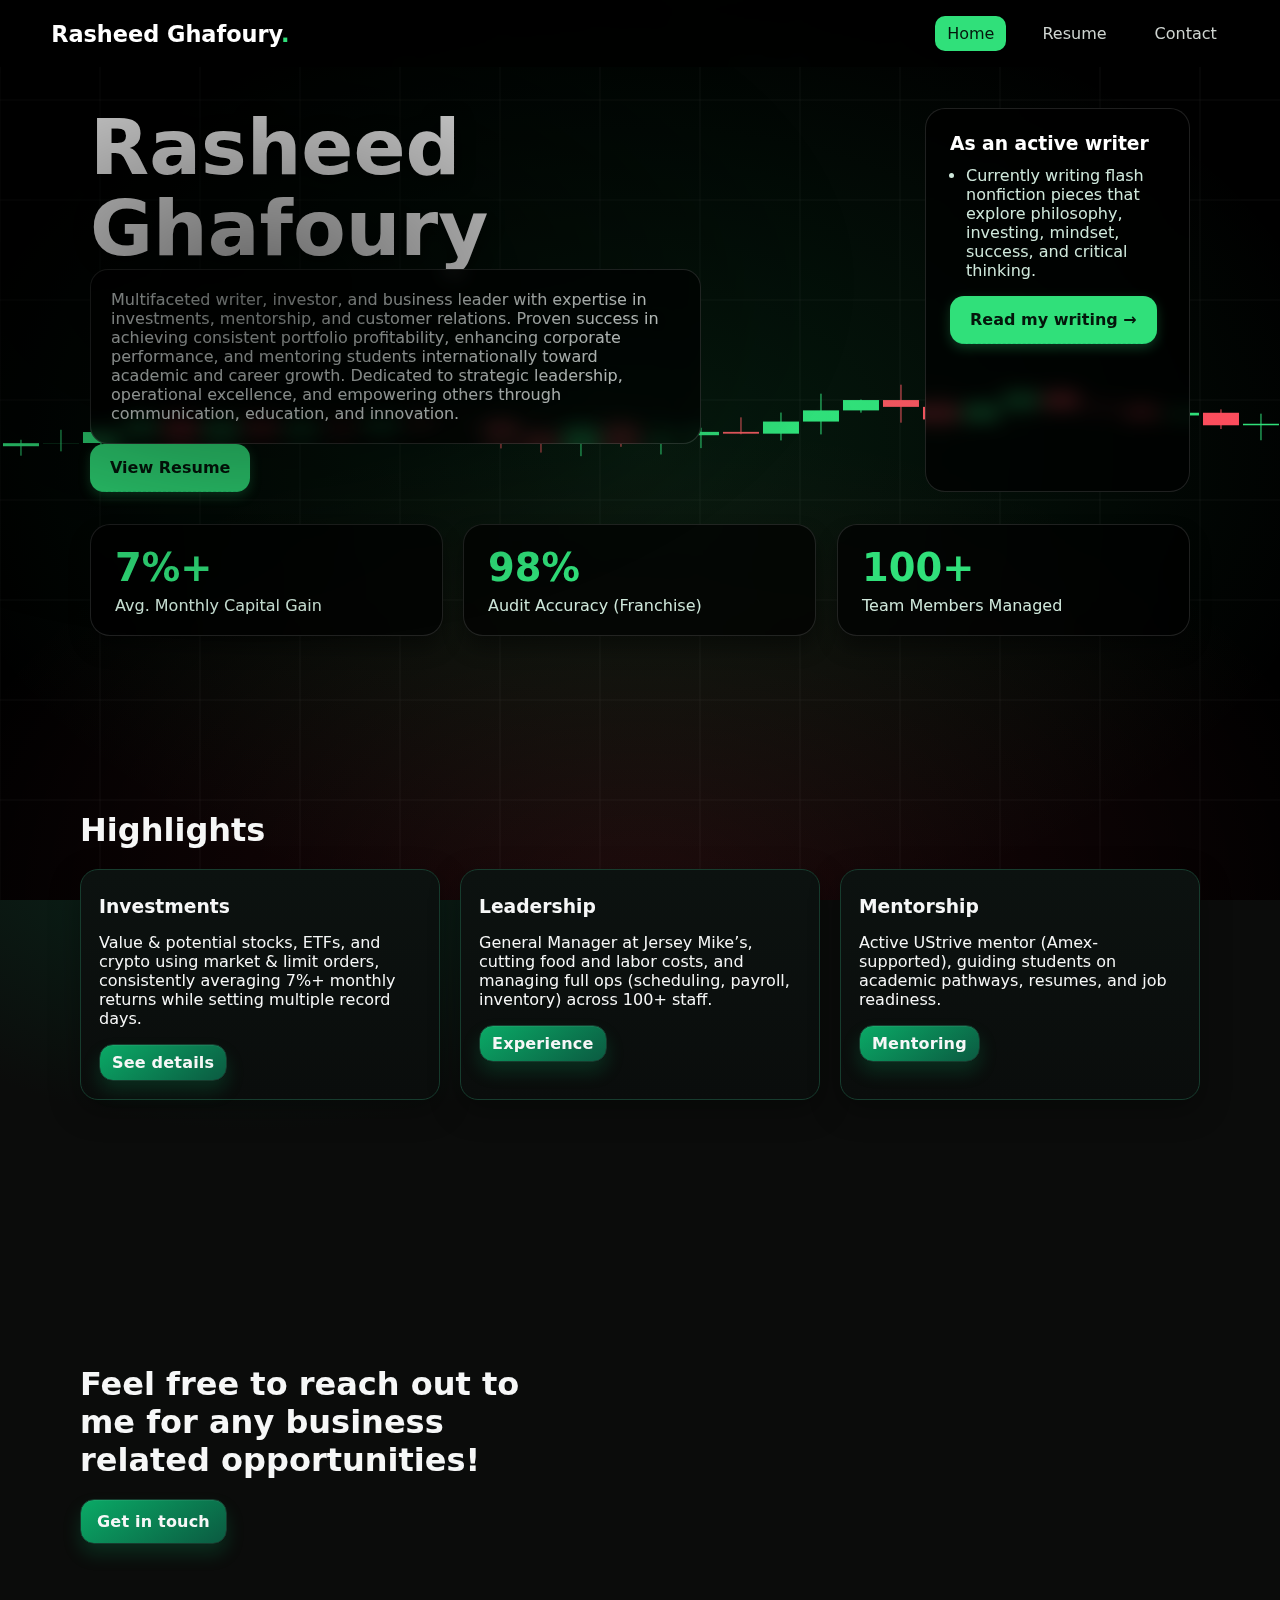
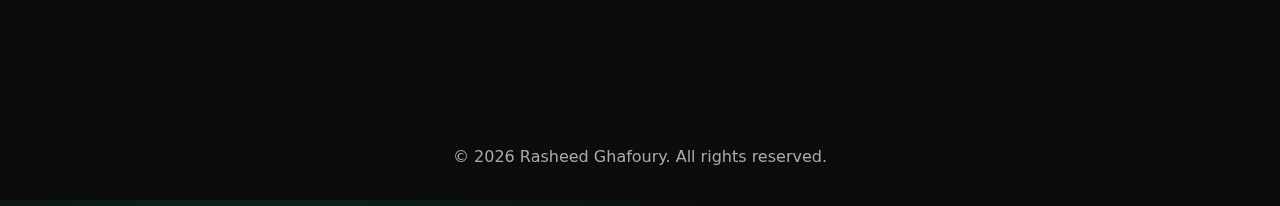
<file: index.html>
<!DOCTYPE html>
<html lang="en">
  <head>
    <meta charset="UTF-8" />
    <meta name="viewport" content="width=device-width, initial-scale=1" />
    <title>Rasheed Ghafoury — Portfolio</title>
    <!-- Google Fonts: Poppins for improved readability -->
    <link href="https://fonts.googleapis.com/css2?family=Poppins:wght@300;400;600;700;800&display=swap" rel="stylesheet">
    <!-- Combined stylesheet (base + custom home) -->
    <!-- Use root-level stylesheet for all pages -->
    <link rel="stylesheet" href="style.css" />
    <!-- Favicon: simple green dot -->
    <link rel="icon" href="data:image/svg+xml,%3Csvg xmlns='http://www.w3.org/2000/svg' width='64' height='64'%3E%3Ccircle cx='32' cy='32' r='28' fill='%230AAA66'/%3E%3C/svg%3E">
  </head>
  <body>
    <!-- Animated candlestick canvas and vignette overlay -->
    <canvas id="rg-market-bg" aria-hidden="true"></canvas>
    <div id="rg-vignette" aria-hidden="true"></div>

    <!-- Site header with navigation -->
    <header class="rg-site-header">
      <a class="rg-logo" href="index.html">Rasheed Ghafoury<span>.</span></a>
      <nav class="rg-nav">
        <a href="index.html" class="active">Home</a>
        <a href="resume.html">Resume</a>
        <a href="contact.html">Contact</a>
      </nav>
    </header>

    <!-- Main content area for the home page -->
    <main id="rg-home">
      <!-- Hero layout: description and writer panel -->
      <section class="rg-hero-grid">
        <div>
          <h1 class="rg-hero-title">Rasheed Ghafoury</h1>
          <!-- Wrap the hero description in a dark box to improve legibility -->
          <div class="rg-hero-desc">
            <p class="rg-hero-sub">
              Multifaceted writer, investor, and business leader with expertise in investments, mentorship, and customer relations.
              Proven success in achieving consistent portfolio profitability, enhancing corporate performance, and mentoring students
              internationally toward academic and career growth. Dedicated to strategic leadership, operational excellence, and
              empowering others through communication, education, and innovation.
            </p>
          </div>
          <div class="rg-btn-row">
            <a class="rg-btn rg-btn-primary" href="resume.html">View Resume</a>
          </div>
        </div>
        <div class="rg-panel">
          <h3>As an active writer</h3>
          <ul>
            <li>Currently writing flash nonfiction pieces that explore philosophy, investing, mindset, success, and critical thinking.</li>
          </ul>
          <div class="rg-panel-cta">
            <a class="rg-btn rg-btn-primary" href="https://medium.com/@rasheedghafoury" target="_blank" rel="noopener">Read my writing →</a>
          </div>
        </div>
      </section>

      <!-- Stats section highlighting key metrics -->
      <section class="rg-stats">
        <div class="rg-stat tilt">
          <h4>7%+</h4>
          <p>Avg. Monthly Capital Gain</p>
        </div>
        <div class="rg-stat tilt">
          <h4>98%</h4>
          <p>Audit Accuracy (Franchise)</p>
        </div>
        <div class="rg-stat tilt">
          <h4>100+</h4>
          <p>Team Members Managed</p>
        </div>
      </section>

      <!-- Scrim overlay for readability over the background -->
      <div class="rg-scrim" aria-hidden="true"></div>
    </main>

    <!-- Highlights section (interactive cards) -->
    <section class="section container">
      <h2 class="section-title">Highlights</h2>
      <div class="cards">
        <article class="card tilt">
          <h3>Investments</h3>
          <p>Value &amp; potential stocks, ETFs, and crypto using market &amp; limit orders, consistently averaging 7%+ monthly returns while setting multiple record days.</p>
          <a class="btn small" href="resume.html#investment">See details</a>
        </article>
        <article class="card tilt">
          <h3>Leadership</h3>
          <p>General Manager at Jersey Mike’s, cutting food and labor costs, and managing full ops (scheduling, payroll, inventory) across 100+ staff.</p>
          <a class="btn small" href="resume.html#experience">Experience</a>
        </article>
        <article class="card tilt">
          <h3>Mentorship</h3>
          <p>Active UStrive mentor (Amex-supported), guiding students on academic pathways, resumes, and job readiness.</p>
          <a class="btn small" href="resume.html#skills">Mentoring</a>
        </article>
      </div>
    </section>

    <!-- Contact preview section -->
    <section class="section container">
      <div class="contact-preview">
        <div>
          <h2 class="section-title">Feel free to reach out to me for any business related opportunities!</h2>
          <a class="btn primary" href="contact.html">Get in touch</a>
        </div>
        <iframe
          title="United States — Map"
          loading="lazy"
          referrerpolicy="no-referrer-when-downgrade"
          src="https://www.google.com/maps?q=United+States&amp;hl=en&amp;z=4&amp;t=m&amp;output=embed"
          allowfullscreen=""></iframe>
      </div>
    </section>

    <!-- Footer with dynamic year -->
    <footer class="rg-footer">
      © <span id="year"></span> Rasheed Ghafoury. All rights reserved.
    </footer>

    <!-- Main JavaScript bundle including canvas animation -->
    <script src="main.js"></script>
  </body>
</html>
</file>
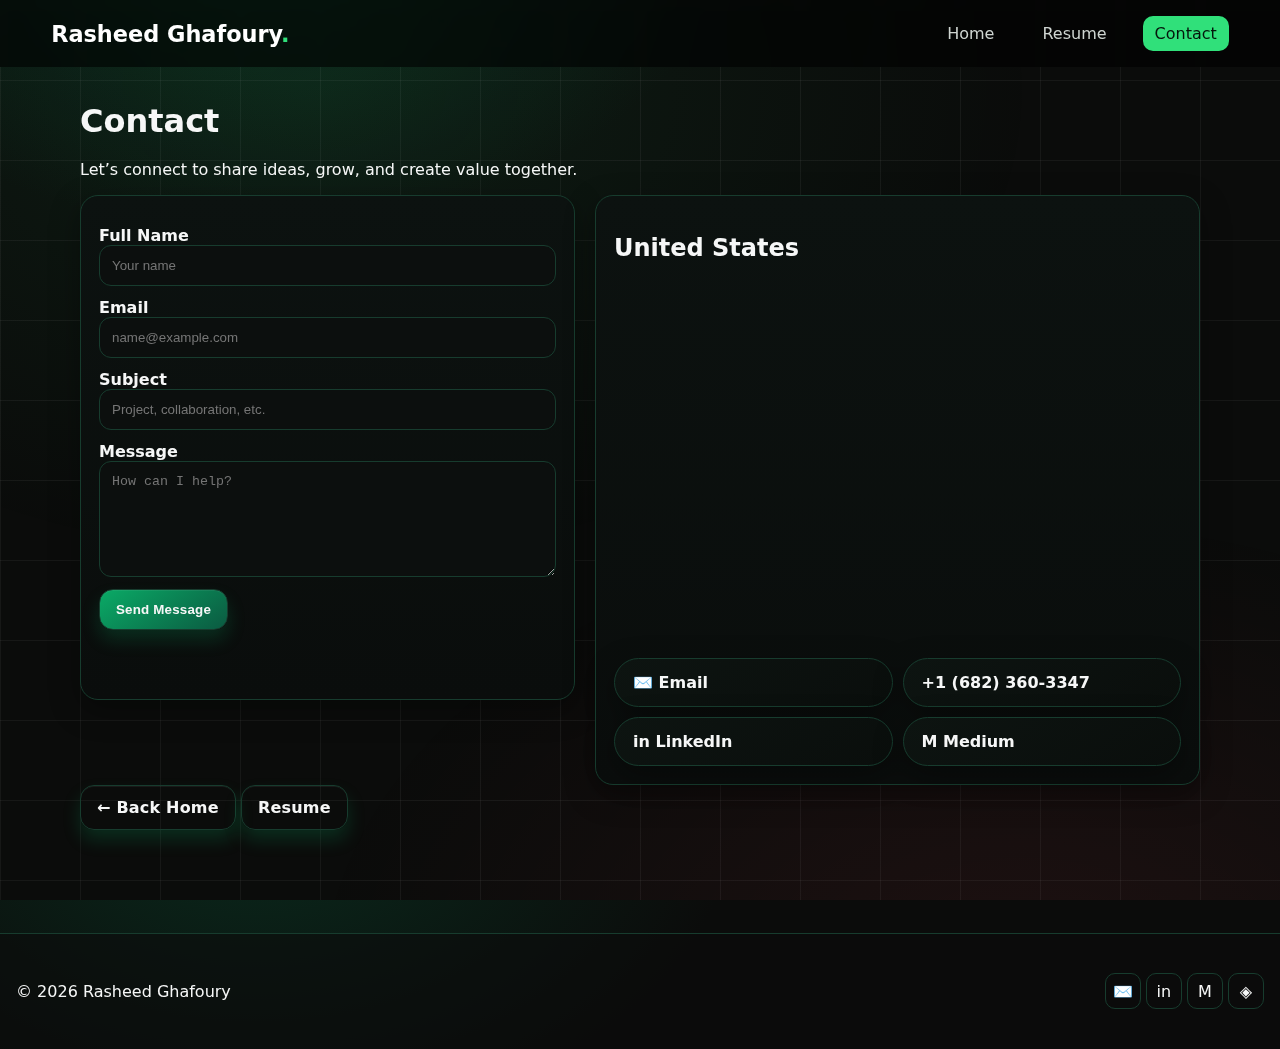
<file: contact.html>
<!DOCTYPE html>
<html lang="en">
  <head>
    <meta charset="UTF-8" />
    <meta name="viewport" content="width=device-width, initial-scale=1" />
    <title>Contact — Rasheed Ghafoury</title>
    <!-- Google Fonts: Poppins for improved readability -->
    <link href="https://fonts.googleapis.com/css2?family=Poppins:wght@300;400;600;700;800&display=swap" rel="stylesheet">
    <!-- Combined stylesheet -->
    <!-- Use root-level stylesheet -->
    <link rel="stylesheet" href="style.css" />
    <link rel="icon" href="data:image/svg+xml,%3Csvg xmlns='http://www.w3.org/2000/svg' width='64' height='64'%3E%3Ccircle cx='32' cy='32' r='28' fill='%230AAA66'/%3E%3C/svg%3E">
  </head>
  <body>
    <!-- Grid background behind contact content -->
    <div class="grid-bg" aria-hidden="true"></div>
    <!-- Fixed header with navigation -->
    <header class="rg-site-header">
      <a class="rg-logo" href="index.html">Rasheed Ghafoury<span>.</span></a>
      <nav class="rg-nav">
        <a href="index.html">Home</a>
        <a href="resume.html">Resume</a>
        <a href="contact.html" class="active">Contact</a>
      </nav>
    </header>

    <main class="section container contact">
      <!-- Page title and intro -->
      <header>
        <h1 class="section-title">Contact</h1>
        <p>Let’s connect to share ideas, grow, and create value together.</p>
      </header>

      <div class="contact-grid">
        <!-- Contact form -->
        <form class="contact-form" id="contactForm" action="https://formspree.io/f/xjkpoyzz" method="POST">
          <label>Full Name
            <input type="text" name="name" placeholder="Your name" required />
          </label>
          <label>Email
            <input type="email" name="email" placeholder="name@example.com" required />
          </label>
          <label>Subject
            <input type="text" name="subject" placeholder="Project, collaboration, etc." required />
          </label>
          <label>Message
            <textarea name="message" rows="6" placeholder="How can I help?" required></textarea>
          </label>
          <button type="submit" class="btn primary">Send Message</button>
          <p class="form-status" id="formStatus" role="status" aria-live="polite"></p>
        </form>

        <!-- Map and contact cards -->
        <div class="map-card tilt">
          <h2>United States</h2>
          <iframe
            title="United States"
            loading="lazy"
            referrerpolicy="no-referrer-when-downgrade"
            src="https://www.google.com/maps?q=United+States&hl=en&z=4&t=m&output=embed"
            allowfullscreen=""></iframe>
          <div class="contact-cards">
            <a class="card link" href="mailto:rasheedghafoury@gmail.com">✉️ Email</a>
            <a class="card link" href="tel:+16823603347"> +1 (682) 360‑3347</a>
            <a class="card link" href="https://linkedin.com/in/rasheed-ghafoury" target="_blank" rel="noopener">in LinkedIn</a>
            <a class="card link" href="https://medium.com/@rasheedghafoury" target="_blank" rel="noopener">M Medium</a>
          </div>
        </div>
      </div>

      <div class="resume-actions">
        <a class="btn ghost" href="index.html">← Back Home</a>
        <a class="btn ghost" href="resume.html">Resume</a>
      </div>
    </main>

    <footer class="site-footer">
      <p>© <span id="year"></span> Rasheed Ghafoury</p>
      <div class="socials">
        <a href="mailto:rasheedghafoury@gmail.com" aria-label="Email">✉️</a>
        <a href="https://linkedin.com/in/rasheed-ghafoury" target="_blank" rel="noopener" aria-label="LinkedIn">in</a>
        <a href="https://medium.com/@rasheedghafoury" target="_blank" rel="noopener" aria-label="Medium">M</a>
        <a href="https://dot.cards/rasheedghafoury" target="_blank" rel="noopener" aria-label="Business Card">◈</a>
      </div>
    </footer>

    <!-- Load main JavaScript bundle (tilt, typewriter, contact, candles) -->
    <script src="main.js"></script>
  </body>
</html>
</file>
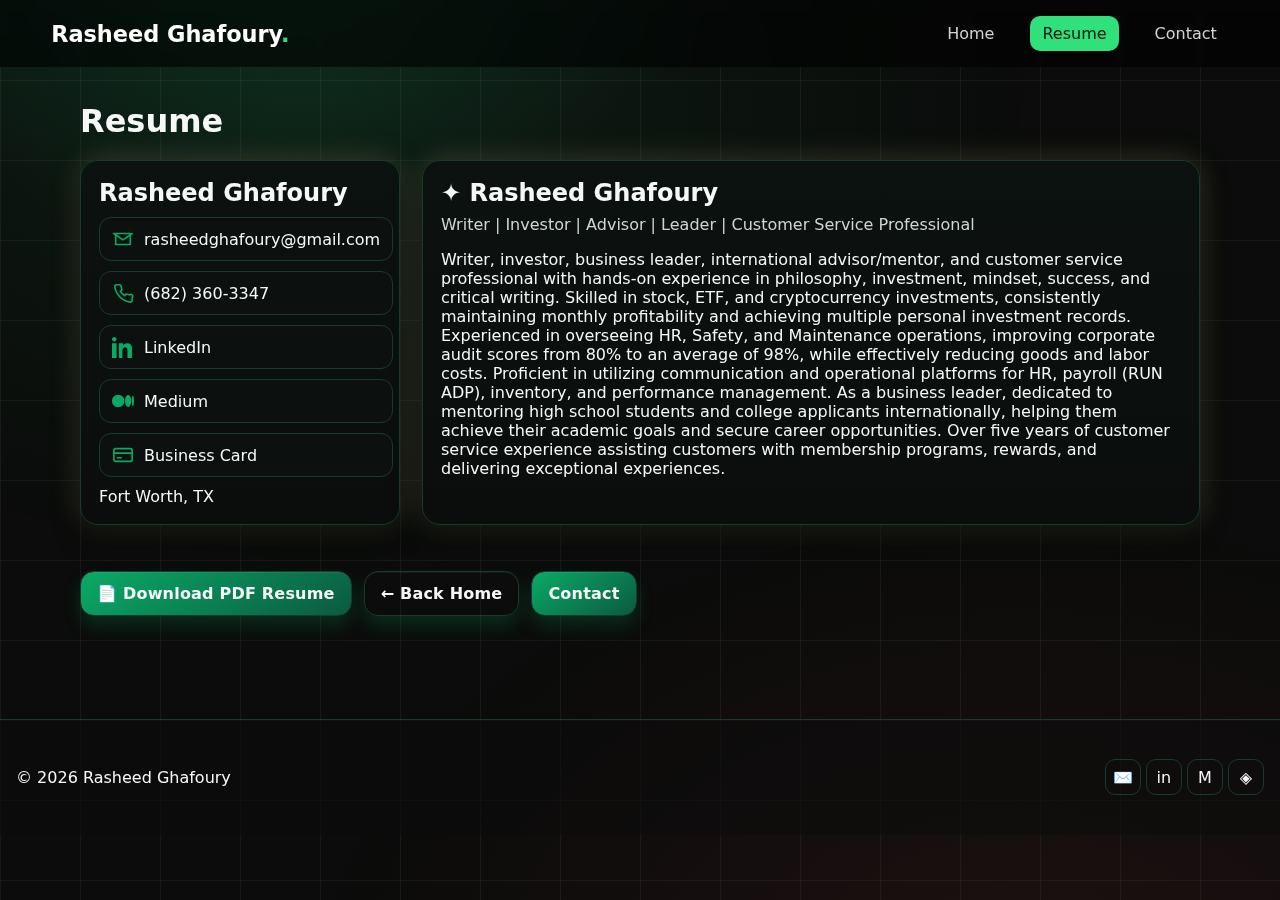
<file: resume.html>
<!DOCTYPE html>
<html lang="en">
  <head>
    <meta charset="UTF-8" />
    <meta name="viewport" content="width=device-width, initial-scale=1" />
    <title>Resume — Rasheed Ghafoury</title>
    <link href="https://fonts.googleapis.com/css2?family=Poppins:wght@300;400;600;700;800&display=swap" rel="stylesheet">
    <!-- Use root-level stylesheet -->
    <link rel="stylesheet" href="style.css" />
    <link rel="icon" href="data:image/svg+xml,%3Csvg xmlns='http://www.w3.org/2000/svg' width='64' height='64'%3E%3Ccircle cx='32' cy='32' r='28' fill='%230AAA66'/%3E%3C/svg%3E">
  </head>
  <body>
    <!-- Grid background behind resume content -->
    <div class="grid-bg" aria-hidden="true"></div>
    <!-- Fixed header with navigation -->
    <header class="rg-site-header">
      <a class="rg-logo" href="index.html">Rasheed Ghafoury<span>.</span></a>
      <button class="nav-toggle" aria-label="Toggle menu">☰</button>
      <nav class="rg-nav">
        <a href="index.html">Home</a>
        <a href="resume.html" class="active">Resume</a>
        <a href="contact.html">Contact</a>
      </nav>
    </header>

    <main class="section container resume">
      <h1 class="section-title">Resume</h1>
      <!-- Two-column layout for contact details and summary -->
      <div class="resume-main">
        <!-- Profile (contact) card -->
        <aside class="profile-card box tilt">
          <h2>Rasheed Ghafoury</h2>
          <div class="profile-list">
            <a class="profile-item" href="mailto:rasheedghafoury@gmail.com">
              <svg viewBox="0 0 24 24" fill="none" stroke="currentColor" stroke-width="1.8" stroke-linecap="round" stroke-linejoin="round"><path d="M4 6h16v12H4z"/><path d="M22 6l-10 7L2 6"/></svg>
              <span>rasheedghafoury@gmail.com</span>
            </a>
            <a class="profile-item" href="tel:+16823603347">
              <svg viewBox="0 0 24 24" fill="none" stroke="currentColor" stroke-width="1.8" stroke-linecap="round" stroke-linejoin="round"><path d="M22 16.92v3a2 2 0 0 1-2.18 2A19.8 19.8 0 0 1 3.09 5.18 2 2 0 0 1 5 3h3a2 2 0 0 1 2 1.72c.12.9.32 1.77.6 2.6a2 2 0 0 1-.45 2.11L9 10a16 16 0 0 0 5 5l.57-1.15a2 2 0 0 1 2.11-.45c.83.28 1.7.48 2.6.6A2 2 0 0 1 22 16.92z"/></svg>
              <span>(682) 360‑3347</span>
            </a>
            <a class="profile-item" target="_blank" rel="noopener" href="https://linkedin.com/in/rasheed-ghafoury">
              <svg viewBox="0 0 24 24" fill="currentColor"><path d="M4.98 3.5C4.98 4.88 3.86 6 2.5 6S0 4.88 0 3.5 1.12 1 2.5 1s2.48 1.12 2.48 2.5zM0 8h5v16H0V8zm7.5 0H12v2.2h.1c.6-1.1 2.1-2.2 4.3-2.2 4.6 0 5.5 3 5.5 6.8V24h-5v-7.3c0-1.8 0-4.2-2.6-4.2s-3 2-3 4v7.5H7.5V8z"/></svg>
              <span>LinkedIn</span>
            </a>
            <a class="profile-item" target="_blank" rel="noopener" href="https://medium.com/@rasheedghafoury">
              <svg viewBox="0 0 1043.63 592.71" fill="currentColor"><path d="M588.67 296.35c0 163.62-131.99 296.35-294.33 296.35S0 459.97 0 296.35 131.99 0 294.33 0s294.34 132.73 294.34 296.35"/><path d="M911.38 296.35c0 154.28-65.99 279.26-147.39 279.26S616.59 450.63 616.59 296.35 682.58 17.09 763.99 17.09s147.39 124.98 147.39 279.26"/><path d="M1043.63 296.35c0 142.4-23.59 257.84-52.68 257.84s-52.69-115.44-52.69-257.84 23.59-257.83 52.69-257.83 52.68 115.43 52.68 257.83"/></svg>
              <span>Medium</span>
            </a>
            <a class="profile-item" target="_blank" rel="noopener" href="https://dot.cards/rasheedghafoury">
              <svg viewBox="0 0 24 24" fill="none" stroke="currentColor" stroke-width="1.8" stroke-linecap="round" stroke-linejoin="round"><rect x="2" y="5" width="20" height="14" rx="2"/><line x1="2" y1="10" x2="22" y2="10"/><line x1="6" y1="15" x2="10" y2="15"/></svg>
              <span>Business Card</span>
            </a>
            <div class="badges">
              <span class="badge">Fort Worth, TX</span>
            </div>
          </div>
        </aside>
        <!-- Summary description card -->
        <section class="box tilt">
          <h2><span class="icon">✦</span> Rasheed Ghafoury</h2>
          <p class="sub">Writer | Investor | Advisor | Leader | Customer Service Professional</p>
          <p>
            Writer, investor, business leader, international advisor/mentor, and customer service professional with hands‑on
            experience in philosophy, investment, mindset, success, and critical writing. Skilled in stock, ETF, and
            cryptocurrency investments, consistently maintaining monthly profitability and achieving multiple personal
            investment records. Experienced in overseeing HR, Safety, and Maintenance operations, improving corporate audit
            scores from 80% to an average of 98%, while effectively reducing goods and labor costs. Proficient in utilizing
            communication and operational platforms for HR, payroll (RUN ADP), inventory, and performance management. As a
            business leader, dedicated to mentoring high school students and college applicants internationally, helping them
            achieve their academic goals and secure career opportunities. Over five years of customer service experience
            assisting customers with membership programs, rewards, and delivering exceptional experiences.
          </p>
        </section>
      </div>
      <!-- Action buttons row -->
      <div class="resume-actions">
        <a class="btn primary" href="RASHEEDghRSUME.pdf" download>📄 Download PDF Resume</a>
        <a class="btn ghost" href="index.html">← Back Home</a>
        <a class="btn primary" href="contact.html">Contact</a>
      </div>
    </main>

    <footer class="site-footer">
      <p>© <span id="year"></span> Rasheed Ghafoury</p>
      <div class="socials">
        <a href="mailto:rasheedghafoury@gmail.com" aria-label="Email">✉️</a>
        <a href="https://linkedin.com/in/rasheed-ghafoury" target="_blank" rel="noopener" aria-label="LinkedIn">in</a>
        <a href="https://medium.com/@rasheedghafoury" target="_blank" rel="noopener" aria-label="Medium">M</a>
        <a href="https://dot.cards/rasheedghafoury" target="_blank" rel="noopener" aria-label="Business Card">◈</a>
      </div>
    </footer>

    <script src="main.js"></script>
  </body>
</html>
</file>
<file: style.css>
/*
 * Combined base styles and custom home page styling for Rasheed Ghafoury’s portfolio.
 *
 * This stylesheet starts with the original theme variables and component styles
 * provided by the user, ensuring that the resume and contact pages maintain
 * their established look and feel. At the end of the file, additional rules
 * prefixed with `rg-` are appended. These govern the appearance of the new
 * home page design: a full screen candlestick background, a fixed header
 * navigation bar, a responsive hero layout, and subtle glassmorphism cards.
 */

/* ==========================================================================
   Theme Variables
   ========================================================================== */
:root{
  --bg:#0b0c0b;           /* near‑black background */
  --text:#f6f7f7;         /* off‑white text */
  --muted:#cfd5d1;
  --green:#0aaa66;        /* dark green accent */
  --green-2:#0f7a59;
  --card:#101311;
  --border:#173c2e;
  --shadow: 0 10px 30px rgba(0,0,0,.35);
}

/* Base resets */
*{ box-sizing:border-box; }
html,body{ height:100%; }
body{
  margin:0;
  font-family: Inter, system-ui, -apple-system, Segoe UI, Roboto, "Helvetica Neue", Arial, "Noto Sans", "Liberation Sans", sans-serif;
  color:var(--text);
  background: radial-gradient(1200px 800px at 20% -10%, #0a2a1d 0%, #0b0c0b 40%), var(--bg);
  overflow-x:hidden;
}

.container{ width:min(1120px, 92%); margin-inline:auto; }
.section{ padding: clamp(56px, 8vw, 104px) 0; }
.section-title{ font-size: clamp(1.4rem, 1.2rem + 1.5vw, 2rem); margin:0 0 20px; }

/* Header */
.site-header{
  position:sticky; top:0; z-index:1000;
  display:flex; align-items:center; justify-content:space-between;
  padding:16px clamp(16px, 3vw, 24px);
  background: rgba(11,12,11,.6);
  backdrop-filter: blur(8px);
  border-bottom:1px solid #0f2a20;
}
.logo{ display:flex; align-items:center; gap:10px; text-decoration:none; color:var(--text); font-weight:800; letter-spacing:.5px; }
.logo-dot{ width:12px; height:12px; border-radius:50%; background:linear-gradient(145deg, var(--green), var(--green-2)); box-shadow: 0 0 24px rgba(10,170,102,.6); }

.site-nav{ display:flex; gap:20px; flex-wrap:wrap; align-items:center; }
.site-nav a{ color:var(--muted); text-decoration:none; padding:10px 12px; border-radius:10px; transition:.25s ease; }
.site-nav a:hover{ color:var(--text); background:rgba(10,170,102,.1); }

/* Mobile nav toggle hidden by default */
.nav-toggle{ display:none !important; }

/* Hero */
.hero .hero-inner{ display:grid; grid-template-columns: 1.2fr .9fr; gap: clamp(24px, 3vw, 40px); align-items:center; }
.hero h1{ font-size: clamp(2rem, 1.5rem + 3.5vw, 4rem); margin:.25em 0; }
.lede{ color:var(--muted); max-width:60ch; }
.cta{ display:flex; gap:12px; margin:20px 0 28px; flex-wrap:wrap; }

.metrics{ display:flex; gap:16px; flex-wrap:wrap; }
.metric-card{ background:linear-gradient(180deg, #0e1512, #0b0e0c); border:1px solid var(--border); padding:16px 18px; border-radius:16px; box-shadow:var(--shadow); }
.metric{ font-size:1.5rem; font-weight:800; color:var(--green); display:block; }
.metric-card .label{ font-size:.9rem; color:var(--muted); }

.hero-card-inner{ background:linear-gradient(180deg, #0c120f, #0b0e0d); border:1px solid var(--border); border-radius:18px; padding:22px; box-shadow:var(--shadow); }
.hero-card-inner h3{ margin-top:0; }

/* Buttons */
.btn{
  --bg: var(--green);
  --fg: #02150e;
  display:inline-block; text-decoration:none; border:1px solid var(--border);
  background: linear-gradient(145deg, var(--bg), #0b5a41);
  color:var(--text); padding:12px 16px; border-radius:14px; font-weight:700; letter-spacing:.2px; transition:.25s ease;
  box-shadow: 0 10px 18px rgba(10,170,102,.2), inset 0 1px 0 rgba(255,255,255,.06);
}
.btn:hover{ transform: translateY(-2px); filter: brightness(1.05); }
.btn.ghost{ background:transparent; }
.btn.small{ padding:8px 12px; font-weight:600; }
.btn.link{ background:transparent; border-color:transparent; padding:8px 0; }

/* Cards */
.cards{ display:grid; grid-template-columns: repeat(3,1fr); gap:20px; }
.card{ background:linear-gradient(180deg, #0c1210, #0a0d0c); padding:18px; border:1px solid var(--border); border-radius:18px; box-shadow:var(--shadow); }
.card h3{ margin:8px 0 8px; }
.card.link{ display:inline-block; padding:10px 14px; }
@media (max-width: 900px){ .cards{ grid-template-columns:1fr; } }

/* Contact preview */
.contact-preview{ display:grid; grid-template-columns:1fr 1.2fr; gap:20px; align-items:center; }
.contact-preview iframe{ width:100%; min-height:300px; border:0; border-radius:16px; }
@media (max-width: 900px){ .contact-preview{ grid-template-columns:1fr; } }

/* Resume */
.resume .resume-header{ margin-bottom: 28px; }
.resume .resume-contacts a{ color: var(--muted); }
.resume .grid-2{ display:grid; grid-template-columns: repeat(2,1fr); gap:12px; }
.resume .job{ background:linear-gradient(180deg, #0c1210, #0a0d0c); border:1px solid var(--border); border-radius:16px; padding:16px; margin:14px 0; }
.resume .resume-actions{ margin-top:28px; display:flex; gap:12px; }

/* Contact */
.contact-grid{ display:grid; grid-template-columns: .9fr 1.1fr; gap:20px; align-items:start; }
.contact-form{ background:linear-gradient(180deg, #0c1210, #0a0d0c); border:1px solid var(--border); padding:18px; border-radius:18px; box-shadow:var(--shadow); }
.contact-form label{ display:block; font-weight:600; margin:12px 0 8px; }
.contact-form input, .contact-form textarea{
  width:100%; background:#0c0f0e; border:1px solid var(--border); color:var(--text); padding:12px; border-radius:12px;
}
.form-status{ min-height:20px; color:var(--green); font-size:.95rem; }
.tiny-note{ color: var(--muted); font-size:.85rem; }
.map-card{ background:linear-gradient(180deg, #0c1210, #0a0d0c); border:1px solid var(--border); border-radius:18px; padding:18px; box-shadow:var(--shadow); }
.map-card iframe{ width:100%; min-height:360px; border:0; border-radius:12px; }
.contact-cards{ display:grid; grid-template-columns: repeat(2,1fr); gap:10px; margin-top:12px; }
@media (max-width: 980px){ .contact-grid{ grid-template-columns:1fr; } .contact-cards{ grid-template-columns:1fr 1fr; } }
@media (max-width: 520px){ .contact-cards{ grid-template-columns:1fr; } }

/* Footer */
.site-footer{ padding:32px 16px; border-top:1px solid var(--border); background: rgba(11,12,11,.6); display:flex; align-items:center; justify-content:space-between; flex-wrap:wrap; gap:10px; }
.site-footer .socials a{ display:inline-flex; align-items:center; justify-content:center; width:36px; height:36px; border:1px solid var(--border); border-radius:10px; color:var(--text); text-decoration:none; }

/* Background animated lines */
.bg-lines{ position:fixed; inset:0; pointer-events:none; overflow:hidden; }
.bg-lines .line{
  position:absolute; top:-100px; width:2px; height:200px;
  background: linear-gradient(180deg, rgba(10,170,102,.0), rgba(10,170,102,.7), rgba(10,170,102,.0));
  animation: fall 8s linear infinite;
  filter: blur(.2px);
}
.bg-lines .line:nth-child(1){ left:10%; animation-delay:0s; }
.bg-lines .line:nth-child(2){ left:40%; animation-delay:2s; }
.bg-lines .line:nth-child(3){ left:70%; animation-delay:4s; }
.bg-lines .line:nth-child(4){ left:90%; animation-delay:6s; }
@keyframes fall{ to{ transform: translateY(120vh); } }

/* Orbs */
.orb{ position:absolute; border-radius:50%; filter: blur(40px); opacity:.25; pointer-events:none; }
.orb-a{ width:280px; height:280px; top:10vh; right:2vw; background:radial-gradient(circle, rgba(10,170,102,.8), rgba(15,122,89,.1)); }
.orb-b{ width:220px; height:220px; bottom:8vh; left:6vw; background:radial-gradient(circle, rgba(10,170,102,.7), rgba(15,122,89,.05)); }

/* Tilt interaction */
.tilt{ transform-style: preserve-3d; will-change: transform; transition: transform .15s ease; }

/* Reveal on scroll */
[data-reveal]{ opacity:1; transform:none; transition:.6s ease; }
body.js-anim [data-reveal]{ opacity:0; transform: translateY(12px); }
[data-reveal].visible{ opacity:1; transform:none; }

/* Typewriter */
.typewriter{
  min-height: 1.8em;
  font-weight:700;
  letter-spacing:.2px;
  color: var(--green);
}

/* Generic link reset inside cards */
.card a, .contact-cards a { color: var(--text); text-decoration: none; }
.card a:hover, .contact-cards a:hover { color: var(--green); }

/* Contact buttons as glossy pills */
.contact-cards .card.link{
  background: linear-gradient(145deg, #0d1411, #0a0e0c);
  border: 1px solid var(--border);
  box-shadow: var(--shadow);
  border-radius: 32px;
  padding: 14px 18px;
  display: flex;
  align-items: center;
  gap: 10px;
  font-weight: 700;
}
.contact-cards .card.link:hover{ transform: translateY(-2px); }

/* Global anchor reset (without affecting nav) */
main a{ color: var(--text); text-decoration: none; border-bottom: 1px dashed rgba(10,170,102,.35); }
main a:hover{ color: var(--green); border-bottom-color: rgba(10,170,102,.7); }

/* ===== Resume redesign ===== */
.resume-main{ display:grid; grid-template-columns: 320px 1fr; gap:22px; }
@media (max-width: 980px){ .resume-main{ grid-template-columns: 1fr; } }

.profile-card{
  position: sticky;
  top: 84px;
  background: linear-gradient(180deg, #0c1210, #0a0d0c);
  border: 1px solid var(--border);
  border-radius: 18px;
  padding: 18px;
  /* Use the same layered box shadow as other boxes to add green
     and red glows, creating a cohesive 3D effect. */
  box-shadow: 0 12px 28px rgba(0, 0, 0, 0.45),
              0 0 32px rgba(48, 224, 122, 0.18),
              0 0 32px rgba(255, 74, 92, 0.18);
}
.profile-card .title{ margin: 8px 0 14px; color: var(--muted); }
.profile-list{ display:grid; gap:10px; margin: 10px 0 0; }
.profile-item{ display:flex; align-items:center; gap:10px; padding:10px 12px; border:1px solid var(--border); border-radius:12px; background:#0c100e; }
.profile-item .icon{ width:22px; height:22px; display:inline-grid; place-items:center; color: var(--green); }
.profile-item svg{
  width: 22px;
  height: 22px;
  flex-shrink: 0;
  color: var(--green);
}

.box{
  background: linear-gradient(180deg, #0c1210, #0a0d0c);
  border: 1px solid var(--border);
  border-radius: 18px;
  padding: 18px;
  /* Add layered shadows: base shadow plus subtle green and red glows
     to tie into the overall palette. Adjust opacity to keep the effect
     tasteful and non‑distracting. */
  box-shadow: 0 12px 28px rgba(0, 0, 0, 0.45),
              0 0 32px rgba(48, 224, 122, 0.18),
              0 0 32px rgba(255, 74, 92, 0.18);
  margin-bottom: 18px;
}
.box h2{ margin: 0 0 8px; }
.box .sub{ color: var(--muted); margin: 0 0 12px; }

.timeline{ position: relative; padding-left: 18px; }
.timeline::before{ content:""; position:absolute; left:6px; top:0; bottom:0; width:2px; background:#123c2b; border-radius:2px; }

/*
 * ========================================================================
 * Grid backgrounds for non-home pages
 *
 * The resume and contact pages do not display the animated candlestick
 * background. Instead, they get a subtle grid pattern reminiscent of
 * chart paper. The repeating linear gradients draw 1px lines every 80px,
 * while radial gradients add soft green and red glows similar to the
 * home page vignette. A fixed position ensures the grid stays anchored
 * behind the content. To use, insert a <div class="grid-bg"></div> at
 * the top of the page.
 */
.grid-bg{
  position: fixed;
  inset: 0;
  z-index: -2;
  pointer-events: none;
  background:
    /* vertical and horizontal grid lines */
    repeating-linear-gradient(to right, rgba(255,255,255,0.05) 0, rgba(255,255,255,0.05) 1px, transparent 1px, transparent 80px),
    repeating-linear-gradient(to bottom, rgba(255,255,255,0.05) 0, rgba(255,255,255,0.05) 1px, transparent 1px, transparent 80px),
    /* green glow top-left */
    radial-gradient(1200px 800px at 25% 10%, rgba(48,224,122,0.08), transparent 60%),
    /* red glow bottom-right */
    radial-gradient(1200px 800px at 80% 110%, rgba(255,74,92,0.08), transparent 60%);
}

/*
 * Mobile tweaks for the resume page
 *
 * The profile card is sticky on desktop to keep contact info visible.
 * On smaller screens, however, the sticky positioning can overlap
 * subsequent sections when there is only one column. Remove the sticky
 * behaviour at widths below 900px so the card scrolls normally.
 */
@media (max-width: 900px){
  .profile-card{
    position: static;
  }
}


/*
 * ========================================================================
 * Custom home page styling
 *
 * The following rules are prefixed with `rg-` to prevent conflicts with
 * existing classes. They provide a new full‑screen animated candlestick
 * background, fixed header, responsive hero layout, stat cards, and
 * supplementary scrim. These additions only affect the home page.
 */

:root {
  --rg-green: #30e07a;
  --rg-red: #ff4a5c;
  --rg-white: #ffffff;
}

/* Full‑screen canvas for animated candlesticks */
#rg-market-bg{
  position: fixed;
  inset: 0;
  width: 100vw;
  height: 100vh;
  z-index: -2;
  background: #000;
}

/* Soft vignette overlay */
#rg-vignette{
  position: fixed;
  inset: 0;
  z-index: -1;
  pointer-events: none;
  background:
    radial-gradient(1200px 800px at 50% 50%, rgba(48,224,122,0.12), transparent 60%),
    radial-gradient(1200px 800px at 50% 100%, rgba(255,74,92,0.12), transparent 60%);
}

/* Fixed header for home and other pages (merged) */
.rg-site-header{
  position: fixed;
  top: 0;
  left: 0;
  width: 100%;
  padding: 16px 4vw;
  display: flex;
  justify-content: space-between;
  align-items: center;
  z-index: 1000;
  background: rgba(0,0,0,0.6);
  backdrop-filter: blur(8px);
}
.rg-logo{
  font-size: 1.4rem;
  font-weight: 800;
  color: var(--rg-white);
  text-decoration: none;
}
.rg-logo span{ color: var(--rg-green); }

.rg-nav{ display:flex; gap:24px; }
.rg-nav a{
  color: var(--muted);
  text-decoration: none;
  padding: 8px 12px;
  border-radius: 10px;
  transition: .25s ease;
}
.rg-nav a:hover{ background: rgba(10,170,102,0.15); color: var(--rg-white); }
.rg-nav a.active{ background: var(--rg-green); color: #04160b; }

/* Hero layout */
#rg-home{
  position: relative;
  padding-top: 12vh;
  padding-bottom: 8vh;
  color: var(--rg-white);
}
/* Home hero grid
 * The left column contains the title and description; the right column
 * holds the writer panel. To emphasise the main content and shrink
 * the side card, the grid proportions allocate more space to the left
 * (1.5fr) and less to the right (0.5fr). On small screens the layout
 * collapses to a single column. */
.rg-hero-grid{
  max-width: 1100px;
  margin: 0 auto;
  display: grid;
  grid-template-columns: 1.5fr 0.5fr;
  gap: 40px;
}
@media (max-width: 900px){ .rg-hero-grid{ grid-template-columns: 1fr; } }

.rg-hero-title{
  font-size: clamp(2.2rem, 6vw, 5rem);
  margin: 0;
  line-height: 1.05;
  text-shadow: 0 4px 18px rgba(0,0,0,0.6);
}

.rg-hero-sub{
  margin-top: 1rem;
  margin-bottom: 1.8rem;
  max-width: 60ch;
  color: #dfe7e4;
  text-shadow: 0 2px 12px rgba(0,0,0,0.6);
}

.rg-btn-row{ display:flex; gap: 14px; flex-wrap: wrap; }
.rg-btn{
  display: inline-block;
  padding: 14px 20px;
  border-radius: 14px;
  font-weight: 700;
  text-decoration: none;
}
.rg-btn-primary{
  background: var(--rg-green);
  color: #04160b;
  box-shadow: 0 4px 12px rgba(48,224,122,0.25);
}
.rg-btn-primary:hover{ filter: brightness(1.05); }

/* Secondary button style (not used currently) */
.rg-btn-secondary{
  background: rgba(255,255,255,0.1);
  border: 1px solid rgba(255,255,255,0.2);
  color: var(--rg-white);
  backdrop-filter: blur(4px);
}

.rg-panel{
  background: rgba(0,0,0,0.70);
  border: 1px solid rgba(255,255,255,0.12);
  border-radius: 20px;
  padding: 24px;
  backdrop-filter: blur(10px);
  /* Limit the maximum width of the panel so it never feels oversized */
  max-width: 360px;
}
.rg-panel h3{ margin-top: 0; margin-bottom: 12px; color: var(--rg-white); }
.rg-panel ul{ margin: 0 0 16px 1rem; padding: 0; color: #cfe8db; }
.rg-panel-cta{ margin-top: 12px; }

/* Stats section */
.rg-stats{
  max-width: 1100px;
  margin: 2rem auto 0;
  display:grid;
  gap: 20px;
  grid-template-columns: repeat(3,1fr);
}
@media (max-width: 800px){ .rg-stats{ grid-template-columns: 1fr; } }
.rg-stat{
  background: rgba(0,0,0,0.70);
  border: 1px solid rgba(255,255,255,0.12);
  border-radius: 20px;
  padding: 20px 24px;
  backdrop-filter: blur(10px);
  box-shadow: 0 12px 20px rgba(0,0,0,0.4);
}
.rg-stat h4{
  margin: 0;
  font-size: clamp(1.6rem, 4vw, 2.4rem);
  color: var(--rg-green);
}
.rg-stat p{
  margin: 6px 0 0;
  color: #cfe8db;
}

/* Footer for home */
.rg-footer{
  text-align: center;
  padding: 40px 16px;
  color: #aaa;
}

/* Scrim overlay for additional contrast */
.rg-scrim{
  position: absolute;
  inset: 0;
  pointer-events: none;
  background: radial-gradient(1000px 600px at 20% 40%, rgba(0,0,0,0.6), transparent 60%);
}

/* Box around the hero description to improve legibility over the moving candles */
.rg-hero-desc{
  background: rgba(0,0,0,0.65);
  padding: 20px;
  border-radius: 18px;
  border: 1px solid rgba(255,255,255,0.15);
  backdrop-filter: blur(10px);
  max-width: 60ch;
}
.rg-hero-desc p{
  margin: 0;
}
</file>
